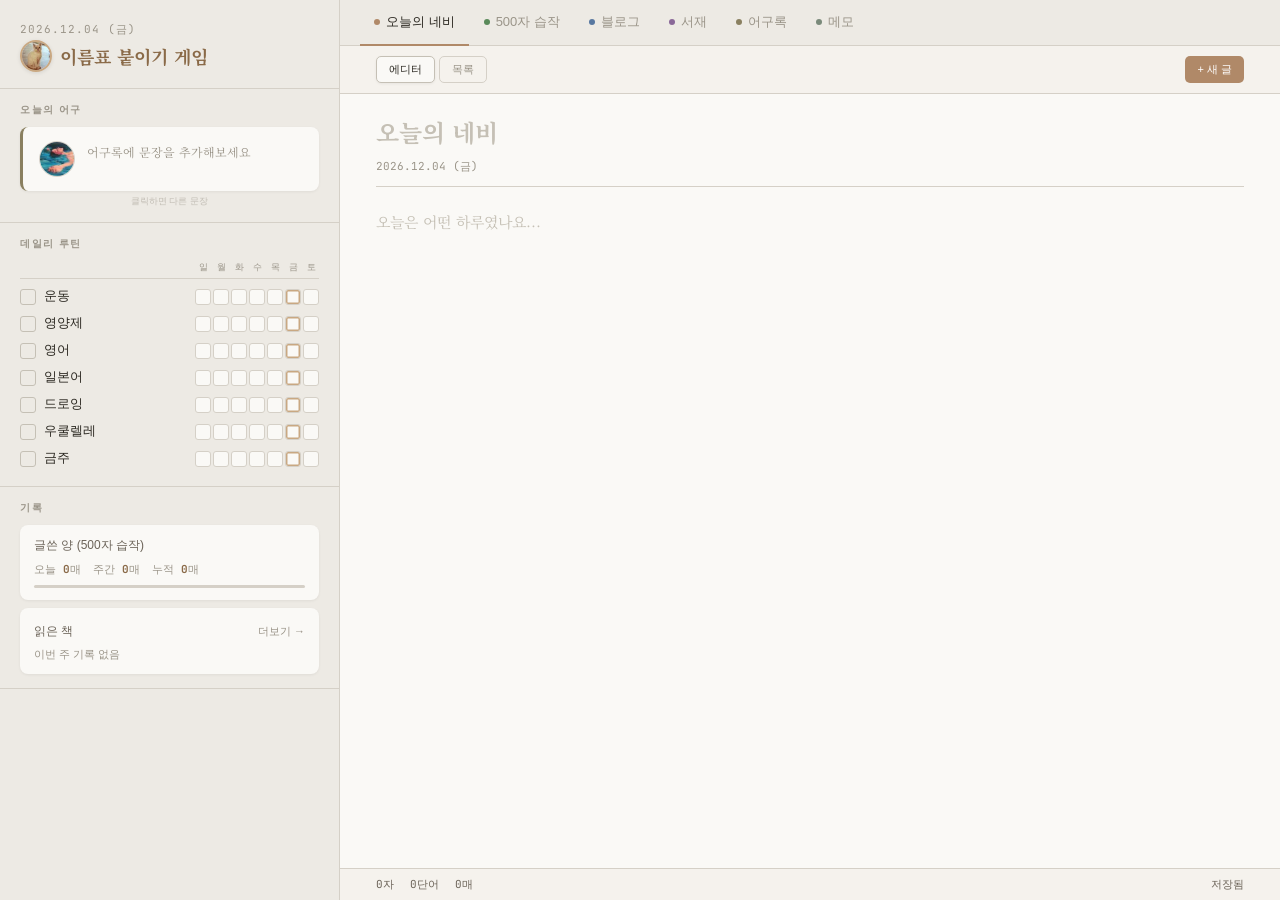
<file: index.html.html>
<!DOCTYPE html>
<html lang="ko">
<head>
<meta charset="UTF-8">
<meta name="viewport" content="width=device-width, initial-scale=1.0">
<title>이름표 붙이기 게임</title>
<link href="https://fonts.googleapis.com/css2?family=Noto+Serif+KR:wght@400;600;700&family=Pretendard:wght@300;400;500;600;700&family=JetBrains+Mono:wght@400;500&display=swap" rel="stylesheet">
<style>
:root {
  --bg: #f5f2ed;
  --bg-side: #edeae4;
  --bg-card: #e4e0d8;
  --bg-card-h: #dbd7cf;
  --bg-input: #f8f6f2;
  --bg-white: #faf9f6;
  --border: #d5d0c7;
  --border-l: #c5c0b5;
  --tx: #2c2922;
  --tx-d: #6b6358;
  --tx-m: #9a9488;
  --ac: #b08968;
  --ac-d: #8a6a48;
  --ac-light: #c9a882;
  --grn: #5a8a5a;
  --grn-bg: #e8f0e8;
  --grn-light: #d0e4d0;
  --red: #a06060;
  --blue: #5878a0;
  --tab-navi: #b08968;
  --tab-500: #5a8a5a;
  --tab-blog: #5878a0;
  --tab-book: #8a6898;
  --tab-quote: #8a8060;
  --r: 8px;
  --r-sm: 5px;
  --side-w: 340px;
  --shadow: 0 1px 3px rgba(0,0,0,.06);
}
*{margin:0;padding:0;box-sizing:border-box}
body{font-family:'Pretendard',sans-serif;background:var(--bg);color:var(--tx);height:100vh;overflow:hidden}
.app{display:flex;height:100vh}

/* ─── SIDEBAR ─── */
.side{width:var(--side-w);min-width:var(--side-w);background:var(--bg-side);border-right:1px solid var(--border);display:flex;flex-direction:column;overflow-y:auto}
.side-hdr{padding:22px 20px 16px;border-bottom:1px solid var(--border)}
.side-date{font-size:11px;color:var(--tx-m);letter-spacing:1px;font-family:'JetBrains Mono',monospace}
.side-brand{font-family:'Noto Serif KR',serif;font-size:18px;font-weight:700;margin-top:3px;color:var(--ac-d);display:flex;align-items:center;gap:8px}
.avatar{width:32px;height:32px;border-radius:50%;object-fit:cover;border:2px solid var(--ac-light);box-shadow:0 1px 4px rgba(0,0,0,.1)}

/* Section */
.sec{padding:14px 20px;border-bottom:1px solid var(--border)}
.sec-t{font-size:10px;font-weight:600;text-transform:uppercase;letter-spacing:1.5px;color:var(--tx-m);margin-bottom:10px}

/* Check items with inline week dots */
.chk-table{display:flex;flex-direction:column;gap:0}
.chk-week-hdr{display:flex;align-items:center;padding:0 0 4px;margin-bottom:4px;border-bottom:1px solid var(--border)}
.chk-week-hdr .chk-lb-space{flex:1;min-width:80px}
.chk-week-hdr .day-labels{display:flex;gap:2px}
.chk-week-hdr .day-lbl{width:16px;text-align:center;font-size:9px;color:var(--tx-m);font-family:'JetBrains Mono',monospace;font-weight:500}

.chk-row{display:flex;align-items:center;padding:5px 0;cursor:pointer;user-select:none;border-radius:var(--r-sm);transition:background .15s;margin:0 -6px;padding-left:6px;padding-right:6px}
.chk-row:hover{background:var(--bg-card)}
.chk-box{width:16px;height:16px;border:1.5px solid var(--border-l);border-radius:3px;display:flex;align-items:center;justify-content:center;flex-shrink:0;transition:.2s;margin-right:8px}
.chk-row.on .chk-box{background:var(--grn);border-color:var(--grn)}
.chk-box svg{width:10px;height:10px;stroke:white;stroke-width:3;fill:none;opacity:0;transition:.2s}
.chk-row.on .chk-box svg{opacity:1}
.chk-lb{font-size:12.5px;color:var(--tx);flex:1;min-width:56px}
.chk-row.on .chk-lb{color:var(--tx-d);text-decoration:line-through;text-decoration-color:var(--border-l)}
.chk-dots{display:flex;gap:2px}
.chk-dot{width:16px;height:16px;border-radius:3px;background:var(--bg-white);border:1px solid var(--border);transition:.15s;position:relative}
.chk-dot.done{background:var(--grn-light);border-color:var(--grn)}
.chk-dot.today{box-shadow:inset 0 0 0 1.5px var(--ac-light)}

/* Stats */
.stats{display:flex;flex-direction:column;gap:8px}
.st-card{background:var(--bg-white);border-radius:var(--r);padding:12px 14px;box-shadow:var(--shadow)}
.st-row{display:flex;justify-content:space-between;align-items:center}
.st-lb{font-size:12px;color:var(--tx-d)}
.st-sub{display:flex;gap:12px;margin-top:8px}
.st-sub span{font-size:11px;color:var(--tx-m);font-family:'JetBrains Mono',monospace}
.st-sub b{color:var(--ac-d)}
.st-bar{height:3px;background:var(--border);border-radius:2px;margin-top:8px;overflow:hidden}
.st-bar-f{height:100%;background:linear-gradient(90deg,var(--ac-light),var(--ac));border-radius:2px;transition:width .5s}

/* Book mini */
.book-mini{display:flex;justify-content:space-between;align-items:center;padding:4px 0;font-size:12px}
.book-mini-t{color:var(--tx-d);flex:1;overflow:hidden;text-overflow:ellipsis;white-space:nowrap}
.book-mini-p{color:var(--ac);font-family:'JetBrains Mono',monospace;font-size:11px;margin-left:8px;white-space:nowrap}
.more-btn{font-size:11px;color:var(--tx-m);background:none;border:none;cursor:pointer;padding:4px 0;font-family:'Pretendard',sans-serif}
.more-btn:hover{color:var(--ac)}

/* Random quote */
.q-card{background:var(--bg-white);border-radius:var(--r);padding:14px 16px;border-left:3px solid var(--tab-quote);cursor:pointer;transition:.2s;min-height:56px;box-shadow:var(--shadow);display:flex;gap:12px;align-items:flex-start}
.q-avatar{width:36px;height:36px;border-radius:50%;object-fit:cover;flex-shrink:0;border:1.5px solid var(--border)}
.q-content{flex:1;min-width:0}
.q-card:hover{background:var(--bg-card)}
.q-text{font-family:'Noto Serif KR',serif;font-size:13px;line-height:1.8;color:var(--tx)}
.q-by{font-size:10px;color:var(--tx-m);margin-top:6px}
.q-hint{font-size:9px;color:var(--tx-m);text-align:center;margin-top:4px;opacity:.5}

/* ─── MAIN ─── */
.main{flex:1;display:flex;flex-direction:column;overflow:hidden;background:var(--bg-white)}

/* Tab bar */
.tabs{display:flex;align-items:center;padding:0 20px;border-bottom:1px solid var(--border);background:var(--bg-side);height:46px;gap:1px}
.tab{padding:0 14px;height:46px;display:flex;align-items:center;gap:6px;font-size:13px;font-weight:500;color:var(--tx-m);background:none;border:none;border-bottom:2px solid transparent;cursor:pointer;transition:.2s;font-family:'Pretendard',sans-serif;white-space:nowrap}
.tab:hover{color:var(--tx-d)}
.tab.on{color:var(--tx);border-bottom-color:var(--ac)}
.tab-dot{width:6px;height:6px;border-radius:50%}

/* Sub-view toggle */
.view-pane{display:none;flex:1;flex-direction:column;overflow:hidden}
.view-pane.on{display:flex}
.view-toggle{display:flex;gap:4px;padding:10px 36px;border-bottom:1px solid var(--border);background:var(--bg)}
.vt-btn{padding:5px 12px;font-size:11px;font-weight:500;color:var(--tx-m);background:none;border:1px solid var(--border);border-radius:var(--r-sm);cursor:pointer;font-family:'Pretendard',sans-serif;transition:.2s}
.vt-btn:hover{color:var(--tx-d);border-color:var(--border-l)}
.vt-btn.on{color:var(--tx);background:var(--bg-white);border-color:var(--border-l);box-shadow:var(--shadow)}
.vt-sp{flex:1}
.new-btn{padding:5px 12px;font-size:11px;font-weight:500;color:white;background:var(--ac);border:none;border-radius:var(--r-sm);cursor:pointer;font-family:'Pretendard',sans-serif}
.new-btn:hover{opacity:.85}

/* Editor */
.ed-hdr{padding:20px 36px 0}
.ed-title{width:100%;background:none;border:none;font-family:'Noto Serif KR',serif;font-size:24px;font-weight:700;color:var(--tx);outline:none}
.ed-title::placeholder{color:var(--border-l)}
.ed-meta{display:flex;align-items:center;gap:10px;margin-top:10px;padding-bottom:12px;border-bottom:1px solid var(--border)}
.ed-date{font-size:11px;color:var(--tx-m);font-family:'JetBrains Mono',monospace}
.ed-wrap{flex:1;overflow-y:auto;padding:20px 36px 36px}
.ed-body{width:100%;min-height:300px;background:none;border:none;font-family:'Noto Serif KR',serif;font-size:15px;line-height:2;color:var(--tx);outline:none;resize:none}
.ed-body::placeholder{color:var(--border-l)}
.ed-foot{padding:8px 36px;border-top:1px solid var(--border);background:var(--bg);display:flex;gap:16px;font-size:11px;font-family:'JetBrains Mono',monospace;color:var(--tx-m)}
.ed-foot span{color:var(--tx-d)}

/* By-line */
.by-row{display:flex;gap:8px;padding:0 36px;margin-top:-8px;margin-bottom:8px}
.by-input{flex:1;background:var(--bg);border:1px solid var(--border);border-radius:var(--r-sm);padding:6px 10px;font-size:12px;color:var(--tx);font-family:'Pretendard',sans-serif;outline:none}
.by-input::placeholder{color:var(--tx-m)}
.by-input:focus{border-color:var(--ac-light)}

/* Book form */
.book-form{padding:16px 36px;display:flex;flex-direction:column;gap:10px;border-bottom:1px solid var(--border);background:var(--bg)}
.bf-field{display:flex;flex-direction:column;gap:3px}
.bf-row{display:flex;gap:10px}
.bf-label{font-size:10px;font-weight:600;color:var(--tx-m);letter-spacing:.5px}
.bf-input{width:100%;background:var(--bg-white);border:1px solid var(--border);border-radius:var(--r-sm);padding:8px 10px;font-size:13px;color:var(--tx);font-family:'Pretendard',sans-serif;outline:none}
.bf-input::placeholder{color:var(--border-l)}
.bf-input:focus{border-color:var(--ac-light);box-shadow:0 0 0 2px rgba(176,137,104,.1)}

/* List view */
.list-view{flex:1;overflow-y:auto;padding:16px 36px;display:flex;flex-direction:column;gap:6px}
.list-item{display:flex;align-items:center;gap:10px;padding:12px 14px;background:var(--bg);border-radius:var(--r);cursor:pointer;transition:.15s;box-shadow:var(--shadow)}
.list-item:hover{background:var(--bg-card)}
.list-tag{width:3px;height:28px;border-radius:2px;flex-shrink:0}
.list-info{flex:1;min-width:0}
.list-title{font-size:13px;font-weight:500;color:var(--tx);overflow:hidden;text-overflow:ellipsis;white-space:nowrap}
.list-date{font-size:10px;color:var(--tx-m);font-family:'JetBrains Mono',monospace;margin-top:1px}
.list-preview{font-size:11px;color:var(--tx-d);margin-top:3px;overflow:hidden;text-overflow:ellipsis;white-space:nowrap}
.list-extra{font-size:10px;color:var(--tx-m);font-family:'JetBrains Mono',monospace;white-space:nowrap}
.list-del{background:none;border:none;color:var(--tx-m);cursor:pointer;font-size:14px;opacity:0;transition:.2s;padding:2px 4px}
.list-item:hover .list-del{opacity:1}
.list-del:hover{color:var(--red)}

.save-btn{padding:7px 16px;font-size:12px;font-weight:500;color:white;background:var(--ac);border:none;border-radius:var(--r-sm);cursor:pointer;font-family:'Pretendard',sans-serif}
.save-btn:hover{opacity:.85}

/* Scrollbar */
::-webkit-scrollbar{width:5px}
::-webkit-scrollbar-track{background:transparent}
::-webkit-scrollbar-thumb{background:var(--border);border-radius:3px}
::-webkit-scrollbar-thumb:hover{background:var(--border-l)}

@keyframes fadeIn{from{opacity:0;transform:translateY(4px)}to{opacity:1;transform:translateY(0)}}
.sec{animation:fadeIn .3s ease forwards}
</style>
</head>
<body>
<div class="app">

<!-- ═══ SIDEBAR ═══ -->
<div class="side">
  <div class="side-hdr">
    <div class="side-date" id="sideDate"></div>
    <div class="side-brand"><img class="avatar" src="[data-uri]" alt="지오">이름표 붙이기 게임</div>
  </div>

  <div class="sec">
    <div class="sec-t">오늘의 어구</div>
    <div class="q-card" id="randQuote" onclick="showRandomQuote()"><img class="q-avatar" src="[data-uri]" alt=""><div class="q-content">
      <div class="q-text" id="rqText" style="color:var(--tx-m);font-size:12px">어구록에 문장을 추가해보세요</div>
      <div class="q-by" id="rqBy"></div>
    </div></div>
    <div class="q-hint">클릭하면 다른 문장</div>
  </div>

  <div class="sec">
    <div class="sec-t">데일리 루틴</div>
    <div class="chk-table" id="chkTable"></div>
  </div>

  <div class="sec">
    <div class="sec-t">기록</div>
    <div class="stats">
      <div class="st-card">
        <div class="st-row"><span class="st-lb">글쓴 양 (500자 습작)</span></div>
        <div class="st-sub">
          <span>오늘 <b id="wToday">0</b>매</span>
          <span>주간 <b id="wWeek">0</b>매</span>
          <span>누적 <b id="wTotal">0</b>매</span>
        </div>
        <div class="st-bar"><div class="st-bar-f" id="wBar" style="width:0"></div></div>
      </div>
      <div class="st-card">
        <div class="st-row"><span class="st-lb">읽은 책</span><button class="more-btn" onclick="switchTab('book');setSubView('book','list')">더보기 →</button></div>
        <div id="bookMiniList" style="margin-top:4px"></div>
      </div>
    </div>
  </div>
</div>

<!-- ═══ MAIN ═══ -->
<div class="main">
  <div class="tabs">
    <button class="tab on" data-t="navi" onclick="switchTab('navi')"><span class="tab-dot" style="background:var(--tab-navi)"></span>오늘의 네비</button>
    <button class="tab" data-t="fiction" onclick="switchTab('fiction')"><span class="tab-dot" style="background:var(--tab-500)"></span>500자 습작</button>
    <button class="tab" data-t="blog" onclick="switchTab('blog')"><span class="tab-dot" style="background:var(--tab-blog)"></span>블로그</button>
    <button class="tab" data-t="book" onclick="switchTab('book')"><span class="tab-dot" style="background:var(--tab-book)"></span>서재</button>
    <button class="tab" data-t="quote" onclick="switchTab('quote')"><span class="tab-dot" style="background:var(--tab-quote)"></span>어구록</button>
    <button class="tab" data-t="memo" onclick="switchTab('memo')"><span class="tab-dot" style="background:#7a8a7a"></span>메모</button>
  </div>

  <!-- 오늘의 네비 -->
  <div class="view-pane on" id="pane-navi">
    <div class="view-toggle">
      <button class="vt-btn on" onclick="setSubView('navi','edit')">에디터</button>
      <button class="vt-btn" onclick="setSubView('navi','list')">목록</button>
      <div class="vt-sp"></div>
      <button class="new-btn" onclick="newDoc('navi')">+ 새 글</button>
    </div>
    <div class="sub-edit" data-g="navi">
      <div class="ed-hdr"><input class="ed-title" id="navi-title" placeholder="오늘의 네비"><div class="ed-meta"><span class="ed-date" id="navi-date"></span></div></div>
      <div class="ed-wrap"><textarea class="ed-body" id="navi-body" placeholder="오늘은 어떤 하루였나요..."></textarea></div>
      <div class="ed-foot"><span id="navi-chars">0자</span><span id="navi-words">0단어</span><span id="navi-pages">0매</span><span style="flex:1"></span><span id="navi-save">저장됨</span></div>
    </div>
    <div class="sub-list" data-g="navi" style="display:none"><div class="list-view" id="navi-list"></div></div>
  </div>

  <!-- 500자 습작 -->
  <div class="view-pane" id="pane-fiction">
    <div class="view-toggle">
      <button class="vt-btn on" onclick="setSubView('fiction','edit')">에디터</button>
      <button class="vt-btn" onclick="setSubView('fiction','list')">목록</button>
      <div class="vt-sp"></div>
      <button class="new-btn" onclick="newDoc('fiction')">+ 새 글</button>
    </div>
    <div class="sub-edit" data-g="fiction">
      <div class="ed-hdr"><input class="ed-title" id="fiction-title" placeholder="제목"><div class="ed-meta"><span class="ed-date" id="fiction-date"></span></div></div>
      <div class="ed-wrap"><textarea class="ed-body" id="fiction-body" placeholder="오늘의 습작을 시작하세요..."></textarea></div>
      <div class="ed-foot"><span id="fiction-chars">0자</span><span id="fiction-words">0단어</span><span id="fiction-pages">0매</span><span style="flex:1"></span><span id="fiction-save">저장됨</span></div>
    </div>
    <div class="sub-list" data-g="fiction" style="display:none"><div class="list-view" id="fiction-list"></div></div>
  </div>

  <!-- 블로그 -->
  <div class="view-pane" id="pane-blog">
    <div class="view-toggle">
      <button class="vt-btn on" onclick="setSubView('blog','edit')">에디터</button>
      <button class="vt-btn" onclick="setSubView('blog','list')">목록</button>
      <div class="vt-sp"></div>
      <button class="new-btn" onclick="newDoc('blog')">+ 새 글</button>
    </div>
    <div class="sub-edit" data-g="blog">
      <div class="ed-hdr"><input class="ed-title" id="blog-title" placeholder="제목"><div class="ed-meta"><span class="ed-date" id="blog-date"></span></div></div>
      <div class="ed-wrap"><textarea class="ed-body" id="blog-body" placeholder="블로그 초고를 써보세요..."></textarea></div>
      <div class="ed-foot"><span id="blog-chars">0자</span><span id="blog-words">0단어</span><span id="blog-pages">0매</span><span style="flex:1"></span><span id="blog-save">저장됨</span></div>
    </div>
    <div class="sub-list" data-g="blog" style="display:none"><div class="list-view" id="blog-list"></div></div>
  </div>

  <!-- 서재 -->
  <div class="view-pane" id="pane-book">
    <div class="view-toggle">
      <button class="vt-btn" onclick="setSubView('book','edit')">입력</button>
      <button class="vt-btn on" onclick="setSubView('book','list')">목록</button>
      <div class="vt-sp"></div>
      <button class="new-btn" onclick="newBook()">+ 새 책</button>
    </div>
    <div class="sub-edit" data-g="book" style="display:none">
      <div class="book-form">
        <div class="bf-field">
          <span class="bf-label">제목</span>
          <input class="bf-input" id="book-title" placeholder="책 제목을 입력하세요">
        </div>
        <div class="bf-row">
          <div class="bf-field" style="flex:2">
            <span class="bf-label">저자</span>
            <input class="bf-input" id="book-author" placeholder="저자명">
          </div>
          <div class="bf-field" style="flex:2">
            <span class="bf-label">출판사</span>
            <input class="bf-input" id="book-publisher" placeholder="출판사명">
          </div>
          <div class="bf-field" style="flex:1">
            <span class="bf-label">읽은 양</span>
            <input class="bf-input" id="book-pages" placeholder="페이지" type="number">
          </div>
        </div>
      </div>
      <div class="ed-wrap"><textarea class="ed-body" id="book-body" placeholder="책에 대한 메모를 남겨보세요..."></textarea></div>
      <div style="padding:10px 36px;border-top:1px solid var(--border);display:flex;justify-content:flex-end;background:var(--bg)">
        <button class="save-btn" onclick="saveBook()">저장</button>
      </div>
    </div>
    <div class="sub-list" data-g="book"><div class="list-view" id="book-list"></div></div>
  </div>

  <!-- 어구록 -->
  <div class="view-pane" id="pane-quote">
    <div class="view-toggle">
      <button class="vt-btn on" onclick="setSubView('quote','edit')">입력</button>
      <button class="vt-btn" onclick="setSubView('quote','list')">목록</button>
    </div>
    <div class="sub-edit" data-g="quote">
      <div class="by-row" style="margin-top:12px;margin-bottom:12px">
        <input class="by-input" id="quote-by" placeholder="출처 (책 제목, 저자 등)">
      </div>
      <div class="ed-wrap"><textarea class="ed-body" id="quote-body" placeholder="인상 깊은 문장을 기록하세요..." style="font-size:14px;line-height:1.9"></textarea></div>
      <div style="padding:10px 36px;border-top:1px solid var(--border);display:flex;justify-content:flex-end;background:var(--bg)">
        <button class="save-btn" onclick="saveQuote()">저장</button>
      </div>
    </div>
    <div class="sub-list" data-g="quote" style="display:none"><div class="list-view" id="quote-list"></div></div>
  </div>

  <!-- 메모 -->
  <div class="view-pane" id="pane-memo">
    <div class="view-toggle">
      <button class="vt-btn on" onclick="setSubView('memo','edit')">입력</button>
      <button class="vt-btn" onclick="setSubView('memo','list')">목록</button>
      <div class="vt-sp"></div>
      <button class="new-btn" onclick="newMemo()">+ 새 메모</button>
    </div>
    <div class="sub-edit" data-g="memo">
      <div class="ed-hdr"><input class="ed-title" id="memo-title" placeholder="메모 제목"><div class="ed-meta"><span class="ed-date" id="memo-date"></span></div></div>
      <div class="ed-wrap"><textarea class="ed-body" id="memo-body" placeholder="메모를 작성하세요..."></textarea></div>
      <div style="padding:10px 36px;border-top:1px solid var(--border);display:flex;justify-content:flex-end;background:var(--bg)">
        <button class="save-btn" onclick="saveMemo()">완료</button>
      </div>
    </div>
    <div class="sub-list" data-g="memo" style="display:none"><div class="list-view" id="memo-list"></div></div>
  </div>
</div>
</div>

<script>
const K={docs:'gb_docs',checks:'gb_chk',books:'gb_books',quotes:'gb_quotes',memos:'gb_memos'};
const L=k=>{try{return JSON.parse(localStorage.getItem(k))||null}catch{return null}};
const S=(k,v)=>localStorage.setItem(k,JSON.stringify(v));

const today=()=>new Date().toISOString().slice(0,10);
const weekdays=['일','월','화','수','목','금','토'];
const fmtDate=iso=>{const d=new Date(iso);return`${d.getFullYear()}.${String(d.getMonth()+1).padStart(2,'0')}.${String(d.getDate()).padStart(2,'0')} (${weekdays[d.getDay()]})`};

function getWeekDates(){
  const d=new Date();const day=d.getDay();
  // 일요일 시작: 일(0)~토(6)
  const sun=new Date(d);sun.setDate(d.getDate()-day);
  return Array.from({length:7},(_,i)=>{const x=new Date(sun);x.setDate(sun.getDate()+i);return x.toISOString().slice(0,10)});
}
const isThisWeek=iso=>getWeekDates().includes(iso?.slice(0,10));

document.getElementById('sideDate').textContent=fmtDate(new Date().toISOString());

// ═══ Daily Checks ═══
const CHECKS=[
  {id:'exercise',label:'운동'},
  {id:'vitamin',label:'영양제'},
  {id:'english',label:'영어'},
  {id:'japanese',label:'일본어'},
  {id:'drawing',label:'드로잉'},
  {id:'ukulele',label:'우쿨렐레'},
  {id:'nodrink',label:'금주'},
];

function getChk(){const d=L(K.checks)||{};return d[today()]||{}}
function saveChk(id,v){const d=L(K.checks)||{};if(!d[today()])d[today()]={};d[today()][id]=v;S(K.checks,d)}
function getAllChk(){return L(K.checks)||{}}

function renderChk(){
  const chk=getChk();
  const allChk=getAllChk();
  const week=getWeekDates();
  const todayS=today();
  const dayLabels=['일','월','화','수','목','금','토'];

  let html=`<div class="chk-week-hdr"><div class="chk-lb-space"></div><div class="day-labels">`;
  dayLabels.forEach(d=>{html+=`<div class="day-lbl">${d}</div>`});
  html+=`</div></div>`;

  CHECKS.forEach(c=>{
    const checked=chk[c.id];
    html+=`<div class="chk-row ${checked?'on':''}" onclick="toggleChk('${c.id}')">
      <div class="chk-box"><svg viewBox="0 0 16 16"><polyline points="3,8 7,12 13,4"/></svg></div>
      <span class="chk-lb">${c.label}</span>
      <div class="chk-dots">`;
    week.forEach(dt=>{
      const done=allChk[dt]&&allChk[dt][c.id];
      html+=`<div class="chk-dot ${done?'done':''} ${dt===todayS?'today':''}"></div>`;
    });
    html+=`</div></div>`;
  });

  document.getElementById('chkTable').innerHTML=html;
}

function toggleChk(id){const chk=getChk();saveChk(id,!chk[id]);renderChk()}

// ═══ Documents ═══
function allDocs(){return L(K.docs)||[]}
function getDocs(type){return allDocs().filter(d=>d.type===type)}
function saveDocs(docs){S(K.docs,docs)}
const curIds={};

function newDoc(type){
  const doc={id:Date.now().toString(),type,title:'',content:'',created:new Date().toISOString(),updated:new Date().toISOString()};
  const docs=allDocs();docs.unshift(doc);saveDocs(docs);
  loadDoc(type,doc.id);setSubView(type,'edit');
}

function loadDoc(type,id){
  const doc=allDocs().find(d=>d.id===id);if(!doc)return;
  curIds[type]=id;
  document.getElementById(`${type}-title`).value=doc.title;
  document.getElementById(`${type}-body`).value=doc.content;
  document.getElementById(`${type}-date`).textContent=fmtDate(doc.created);
  updateWC(type);setSubView(type,'edit');
}

function saveCurDoc(type){
  if(!curIds[type])return;
  const docs=allDocs();const idx=docs.findIndex(d=>d.id===curIds[type]);if(idx===-1)return;
  docs[idx].title=document.getElementById(`${type}-title`).value;
  docs[idx].content=document.getElementById(`${type}-body`).value;
  docs[idx].updated=new Date().toISOString();
  saveDocs(docs);
  const el=document.getElementById(`${type}-save`);if(el)el.textContent='저장됨';
  updateWritingStats();
}

function delDoc(type,id,e){
  e.stopPropagation();if(!confirm('삭제할까요?'))return;
  let docs=allDocs().filter(d=>d.id!==id);saveDocs(docs);
  if(curIds[type]===id){const rem=docs.filter(d=>d.type===type);if(rem.length)loadDoc(type,rem[0].id);else newDoc(type);}
  renderList(type);updateWritingStats();
}

function countS(t){const c=t.replace(/\s/g,'').length;const w=t.trim()?t.trim().split(/\s+/).length:0;return{c,w,p:Math.ceil(c/200)}}
function updateWC(type){
  const t=document.getElementById(`${type}-body`).value;const{c,w,p}=countS(t);
  const ce=document.getElementById(`${type}-chars`),we=document.getElementById(`${type}-words`),pe=document.getElementById(`${type}-pages`);
  if(ce){ce.textContent=c.toLocaleString()+'자';we.textContent=w.toLocaleString()+'단어';pe.textContent=p+'매'}
}

function renderList(type){
  const docs=getDocs(type);
  const colors={navi:'var(--tab-navi)',fiction:'var(--tab-500)',blog:'var(--tab-blog)'};
  const el=document.getElementById(`${type}-list`);if(!el)return;
  if(!docs.length){el.innerHTML='<div style="text-align:center;padding:50px;color:var(--tx-m)">아직 글이 없습니다</div>';return}
  el.innerHTML=docs.map(d=>{
    const{c}=countS(d.content);const prev=d.content.replace(/\n/g,' ').slice(0,80);
    return`<div class="list-item" onclick="loadDoc('${type}','${d.id}')">
      <div class="list-tag" style="background:${colors[type]}"></div>
      <div class="list-info"><div class="list-title">${d.title||'제목 없음'}</div><div class="list-date">${fmtDate(d.created)}</div>${prev?`<div class="list-preview">${prev}</div>`:''}</div>
      <span class="list-extra">${c.toLocaleString()}자</span>
      <button class="list-del" onclick="delDoc('${type}','${d.id}',event)">✕</button></div>`}).join('');
}

// ═══ Books ═══
let curBookId=null;
function getBooks(){return L(K.books)||[]}
function saveBooks(b){S(K.books,b)}

function newBook(){
  curBookId=null;
  ['book-title','book-author','book-publisher','book-pages','book-body'].forEach(id=>document.getElementById(id).value='');
  setSubView('book','edit');
}

function saveBook(){
  const title=document.getElementById('book-title').value.trim();
  if(!title){alert('책 제목을 입력해주세요');return}
  const books=getBooks();
  const data={title,author:document.getElementById('book-author').value.trim(),publisher:document.getElementById('book-publisher').value.trim(),pages:parseInt(document.getElementById('book-pages').value)||0,memo:document.getElementById('book-body').value,date:today(),updated:new Date().toISOString()};
  if(curBookId){const idx=books.findIndex(b=>b.id===curBookId);if(idx!==-1)Object.assign(books[idx],data)}
  else{data.id=Date.now().toString();data.created=new Date().toISOString();books.unshift(data);curBookId=data.id}
  saveBooks(books);renderBookList();renderBookMini();setSubView('book','list');
}

function loadBook(id){
  const b=getBooks().find(x=>x.id===id);if(!b)return;curBookId=id;
  document.getElementById('book-title').value=b.title;
  document.getElementById('book-author').value=b.author||'';
  document.getElementById('book-publisher').value=b.publisher||'';
  document.getElementById('book-pages').value=b.pages||'';
  document.getElementById('book-body').value=b.memo||'';
  setSubView('book','edit');
}

function delBook(id,e){
  e.stopPropagation();if(!confirm('삭제할까요?'))return;
  saveBooks(getBooks().filter(b=>b.id!==id));renderBookList();renderBookMini();
}

function renderBookList(){
  const books=getBooks();const el=document.getElementById('book-list');
  if(!books.length){el.innerHTML='<div style="text-align:center;padding:50px;color:var(--tx-m)">등록된 책이 없습니다</div>';return}
  el.innerHTML=books.map(b=>`
    <div class="list-item" onclick="loadBook('${b.id}')">
      <div class="list-tag" style="background:var(--tab-book)"></div>
      <div class="list-info"><div class="list-title">${b.title}</div><div class="list-date">${b.author||''}${b.publisher?' · '+b.publisher:''}</div>${b.memo?`<div class="list-preview">${b.memo.replace(/\n/g,' ').slice(0,60)}</div>`:''}</div>
      <span class="list-extra">${b.pages?b.pages+'p':''}</span>
      <button class="list-del" onclick="delBook('${b.id}',event)">✕</button></div>`).join('');
}

function renderBookMini(){
  const books=getBooks().filter(b=>b.date&&(b.date===today()||isThisWeek(b.date))).slice(0,3);
  const el=document.getElementById('bookMiniList');
  if(!books.length){el.innerHTML='<div style="font-size:11px;color:var(--tx-m)">이번 주 기록 없음</div>';return}
  el.innerHTML=books.map(b=>`<div class="book-mini"><span class="book-mini-t">${b.title}</span><span class="book-mini-p">${b.pages?b.pages+'p':''}</span></div>`).join('');
}

// ═══ Quotes ═══
function getQuotes(){return L(K.quotes)||[]}
function saveQuotes(q){S(K.quotes,q)}

function saveQuote(){
  const text=document.getElementById('quote-body').value.trim();if(!text)return;
  const by=document.getElementById('quote-by').value.trim();
  const quotes=getQuotes();quotes.unshift({id:Date.now().toString(),text,by,created:new Date().toISOString()});
  saveQuotes(quotes);
  document.getElementById('quote-body').value='';document.getElementById('quote-by').value='';
  renderQuoteList();showRandomQuote();
}

function delQuote(id,e){
  e.stopPropagation();if(!confirm('삭제할까요?'))return;
  saveQuotes(getQuotes().filter(q=>q.id!==id));renderQuoteList();showRandomQuote();
}

function renderQuoteList(){
  const quotes=getQuotes();const el=document.getElementById('quote-list');
  if(!quotes.length){el.innerHTML='<div style="text-align:center;padding:50px;color:var(--tx-m)">어구록이 비어있습니다</div>';return}
  el.innerHTML=quotes.map(q=>`
    <div class="list-item" style="align-items:flex-start">
      <div class="list-tag" style="background:var(--tab-quote);min-height:20px"></div>
      <div class="list-info"><div class="list-preview" style="white-space:normal;font-size:13px;color:var(--tx);font-family:'Noto Serif KR',serif;line-height:1.7">${q.text.slice(0,120)}${q.text.length>120?'...':''}</div>${q.by?`<div class="list-date" style="margin-top:4px">${q.by}</div>`:''}</div>
      <button class="list-del" onclick="delQuote('${q.id}',event)">✕</button></div>`).join('');
}

function showRandomQuote(){
  const quotes=getQuotes();
  if(!quotes.length){document.getElementById('rqText').textContent='어구록에 문장을 추가해보세요';document.getElementById('rqText').style.color='var(--tx-m)';document.getElementById('rqText').style.fontSize='12px';document.getElementById('rqBy').textContent='';return}
  const q=quotes[Math.floor(Math.random()*quotes.length)];
  document.getElementById('rqText').textContent=q.text.length>100?q.text.slice(0,100)+'…':q.text;
  document.getElementById('rqText').style.color='var(--tx)';document.getElementById('rqText').style.fontSize='13px';
  document.getElementById('rqBy').textContent=q.by?'— '+q.by:'';
}

// ═══ Writing Stats ═══
function updateWritingStats(){
  const docs=allDocs().filter(d=>d.type==='fiction');
  const todayS=today();const weekDates=getWeekDates();
  let tToday=0,tWeek=0,tTotal=0;
  docs.forEach(d=>{
    const chars=d.content.replace(/\s/g,'').length;const dt=d.created?.slice(0,10);
    tTotal+=chars;if(dt===todayS)tToday+=chars;if(weekDates.includes(dt))tWeek+=chars;
  });
  document.getElementById('wToday').textContent=Math.ceil(tToday/200);
  document.getElementById('wWeek').textContent=Math.ceil(tWeek/200);
  document.getElementById('wTotal').textContent=Math.ceil(tTotal/200);
  document.getElementById('wBar').style.width=Math.min(100,Math.ceil(tToday/200)/10*100)+'%';
}

// ═══ Tab & View ═══
function switchTab(t){
  document.querySelectorAll('.tab').forEach(el=>el.classList.remove('on'));
  document.querySelector(`.tab[data-t="${t}"]`).classList.add('on');
  document.querySelectorAll('.view-pane').forEach(el=>el.classList.remove('on'));
  document.getElementById(`pane-${t}`).classList.add('on');
  if(['navi','fiction','blog'].includes(t))renderList(t);
  if(t==='book')renderBookList();if(t==='quote')renderQuoteList();if(t==='memo')renderMemoList();
}

function setSubView(group,mode){
  const pane=document.getElementById(`pane-${group}`);
  pane.querySelectorAll('.sub-edit,.sub-list').forEach(el=>el.style.display='none');
  const target=pane.querySelector(`.sub-${mode==='edit'?'edit':'list'}[data-g="${group}"]`);
  if(mode==='edit'){target.style.display='flex';target.style.flexDirection='column';target.style.flex='1';target.style.overflow='hidden'}
  else{target.style.display='block'}
  pane.querySelectorAll('.vt-btn').forEach(b=>b.classList.remove('on'));
  pane.querySelectorAll('.vt-btn').forEach(b=>{if((mode==='edit'&&(b.textContent==='에디터'||b.textContent==='입력'))||(mode==='list'&&b.textContent==='목록'))b.classList.add('on')});
  if(mode==='list'){if(['navi','fiction','blog'].includes(group))renderList(group);if(group==='book')renderBookList();if(group==='quote')renderQuoteList();if(group==='memo')renderMemoList()}
}

// ═══ Memos ═══
let curMemoId=null;
function getMemos(){return L(K.memos)||[]}
function saveMemos(m){S(K.memos,m)}

function newMemo(){
  curMemoId=null;
  document.getElementById('memo-title').value='';
  document.getElementById('memo-body').value='';
  document.getElementById('memo-date').textContent=fmtDate(new Date().toISOString());
  setSubView('memo','edit');
}

function saveMemo(){
  const title=document.getElementById('memo-title').value.trim();
  const body=document.getElementById('memo-body').value.trim();
  if(!title&&!body)return;
  const memos=getMemos();
  if(curMemoId){
    const idx=memos.findIndex(m=>m.id===curMemoId);
    if(idx!==-1){memos[idx].title=title;memos[idx].content=body;memos[idx].updated=new Date().toISOString()}
  }else{
    const memo={id:Date.now().toString(),title,content:body,created:new Date().toISOString(),updated:new Date().toISOString()};
    memos.unshift(memo);curMemoId=memo.id;
  }
  saveMemos(memos);renderMemoList();setSubView('memo','list');
}

function loadMemo(id){
  const m=getMemos().find(x=>x.id===id);if(!m)return;curMemoId=id;
  document.getElementById('memo-title').value=m.title||'';
  document.getElementById('memo-body').value=m.content||'';
  document.getElementById('memo-date').textContent=fmtDate(m.created);
  setSubView('memo','edit');
}

function delMemo(id,e){
  e.stopPropagation();if(!confirm('삭제할까요?'))return;
  saveMemos(getMemos().filter(m=>m.id!==id));renderMemoList();
}

function renderMemoList(){
  const memos=getMemos();const el=document.getElementById('memo-list');
  if(!memos.length){el.innerHTML='<div style="text-align:center;padding:50px;color:var(--tx-m)">메모가 없습니다</div>';return}
  el.innerHTML=memos.map(m=>`
    <div class="list-item" onclick="loadMemo('${m.id}')">
      <div class="list-tag" style="background:#7a8a7a"></div>
      <div class="list-info"><div class="list-title">${m.title||'제목 없음'}</div><div class="list-date">${fmtDate(m.created)}</div>${m.content?`<div class="list-preview">${m.content.replace(/\n/g,' ').slice(0,60)}</div>`:''}</div>
      <button class="list-del" onclick="delMemo('${m.id}',event)">✕</button></div>`).join('');
}

// ═══ Auto-save ═══
const timers={};
function setupEditor(type){
  const body=document.getElementById(`${type}-body`);const title=document.getElementById(`${type}-title`);if(!body)return;
  const onInput=()=>{const sv=document.getElementById(`${type}-save`);if(sv)sv.textContent='저장 중...';clearTimeout(timers[type]);timers[type]=setTimeout(()=>saveCurDoc(type),800);updateWC(type)};
  body.addEventListener('input',onInput);if(title)title.addEventListener('input',onInput);
}

// ═══ Init ═══
function init(){
  renderChk();renderBookMini();showRandomQuote();updateWritingStats();
  ['navi','fiction','blog'].forEach(type=>{
    setupEditor(type);const docs=getDocs(type);
    if(docs.length)loadDoc(type,docs[0].id);else newDoc(type);
  });
  document.addEventListener('keydown',e=>{if((e.ctrlKey||e.metaKey)&&e.key==='s'){e.preventDefault();['navi','fiction','blog'].forEach(t=>saveCurDoc(t))}});
}
init();
</script>
</body>
</html>
</file>
